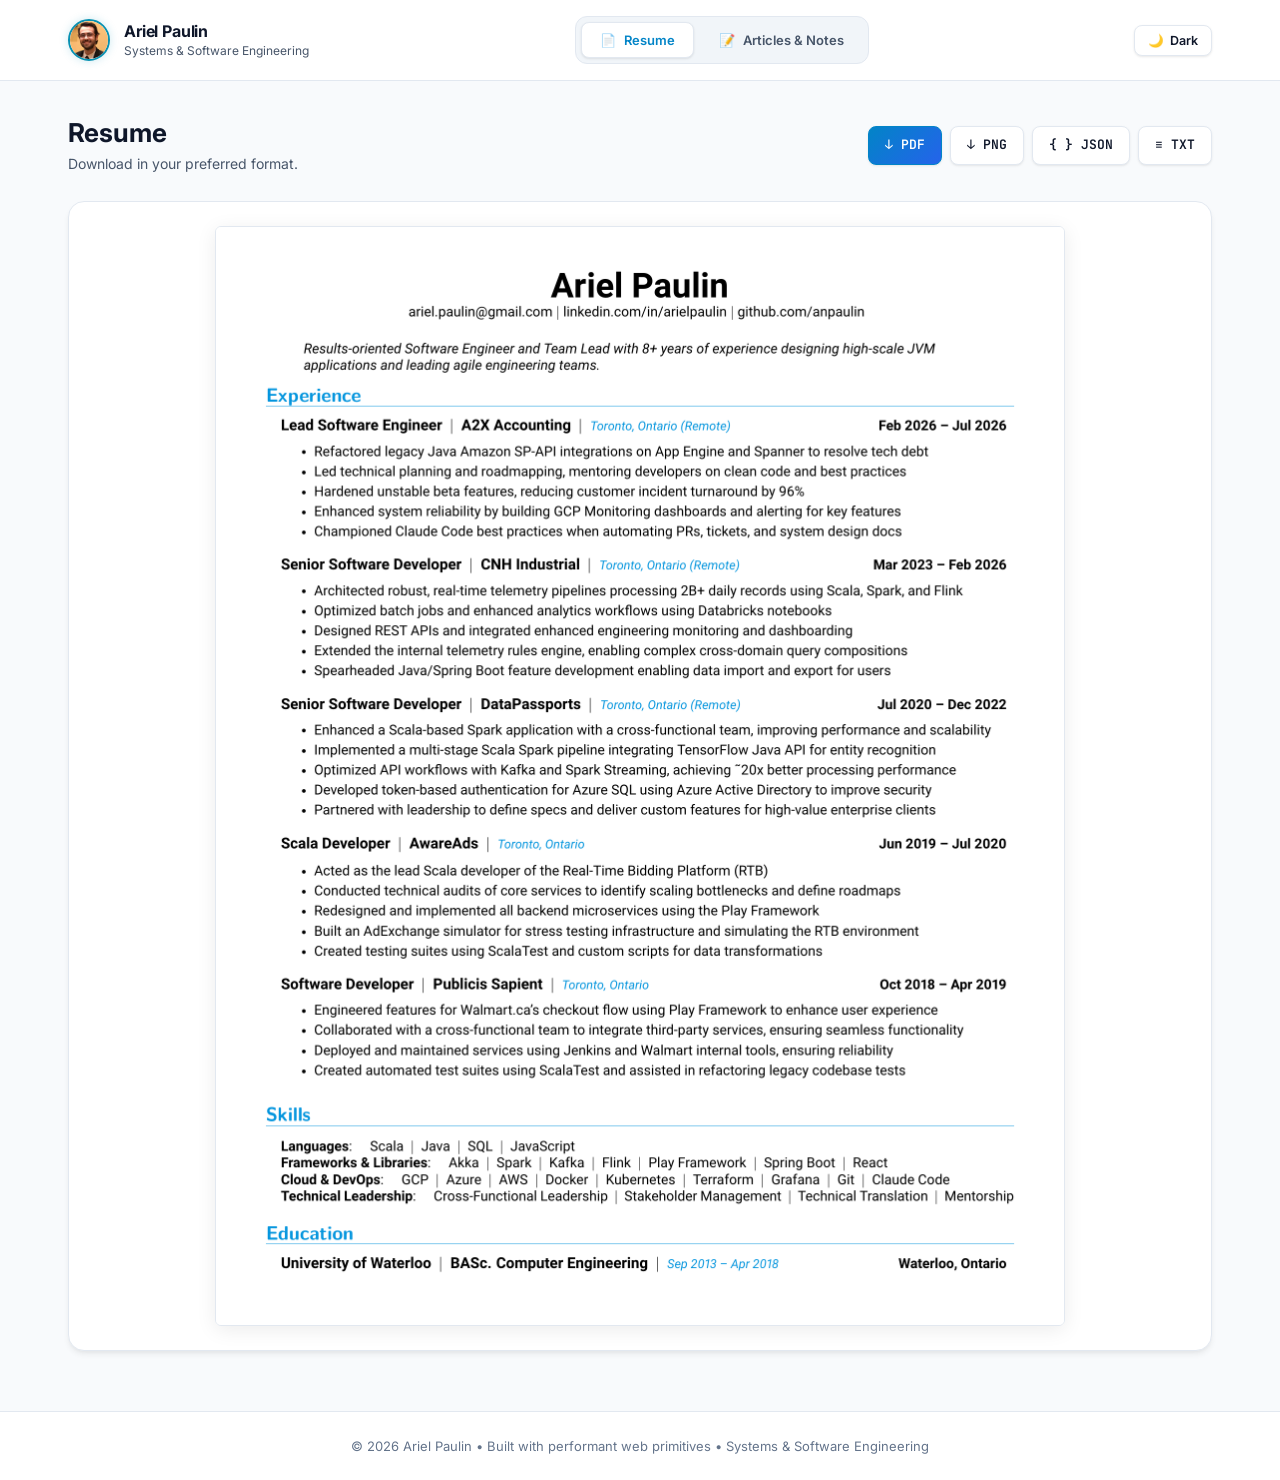
<file: index.html>
<!DOCTYPE html>
<html lang="en">
<head>
    <meta charset="UTF-8">
    <meta name="viewport" content="width=device-width, initial-scale=1.0">
    <title>Ariel Paulin | Systems Engineering & Articles</title>
    
    <!-- Primary SEO Meta Tags -->
    <meta name="title" content="Ariel Paulin | Lead Software Engineer">
    <meta name="description" content="Lead Software Engineer with 8+ years of experience building high-scale JVM applications, and distributed systems.">
    <meta name="author" content="Ariel Paulin">

    <!-- Open Graph / Facebook / LinkedIn / Slack -->
    <meta property="og:type" content="website">
    <meta property="og:url" content="https://arielpaulin.com/">
    <meta property="og:title" content="Ariel Paulin | Lead Software Engineer">
    <meta property="og:description" content="Lead Software Engineer with 8+ years of experience building high-scale JVM applications, and distributed systems.">

    <!-- Twitter / X -->
    <meta name="twitter:card" content="summary">
    <meta name="twitter:url" content="https://arielpaulin.com/">
    <meta name="twitter:title" content="Ariel Paulin | Lead Software Engineer">
    <meta name="twitter:description" content="Lead Software Engineer with 8+ years of experience building high-scale JVM applications, and distributed systems.">

    <link rel="icon" type="image/svg+xml" href="favicon.svg">
    <link rel="preconnect" href="https://fonts.googleapis.com">
    <link rel="preconnect" href="https://fonts.gstatic.com" crossorigin>
    <link href="https://fonts.googleapis.com/css2?family=Inter:wght@400;500;600;700;800&family=JetBrains+Mono:wght@400;500;700&display=swap" rel="stylesheet">
    <style>
        :root {
            /* --- Light Theme Palette --- */
            --bg-primary: #f8fafc;
            --bg-secondary: #ffffff;
            --bg-tertiary: #f1f5f9;
            --bg-card: #ffffff;
            --bg-card-hover: #f8fafc;
            --border-color: #e2e8f0;
            --border-focus: #0284c7;

            --text-primary: #0f172a;
            --text-secondary: #475569;
            --text-muted: #64748b;

            --accent-blue: #0284c7;
            --accent-cyan: #0891b2;
            --accent-emerald: #059669;
            --accent-amber: #d97706;
            --accent-rose: #e11d48;
            --accent-purple: #7c3aed;

            --radius-sm: 6px;
            --radius-md: 10px;
            --radius-lg: 16px;

            --shadow-sm: 0 1px 3px rgba(0, 0, 0, 0.06), 0 1px 2px rgba(0, 0, 0, 0.04);
            --shadow-md: 0 4px 6px -1px rgba(0, 0, 0, 0.07), 0 2px 4px -1px rgba(0, 0, 0, 0.04);
            --shadow-lg: 0 10px 15px -3px rgba(0, 0, 0, 0.07), 0 4px 6px -2px rgba(0, 0, 0, 0.03);

            --header-bg: rgba(255, 255, 255, 0.92);
            --diagram-bg: #f8fafc;

            /* Tags */
            --card-tag-bg: #e0f2fe;
            --card-tag-color: #0369a1;
            --card-tag-border: #bae6fd;
            --card-tag-scala-bg: #fee2e2;
            --card-tag-scala-color: #b91c1c;
            --card-tag-scala-border: #fecaca;
            --card-tag-arch-bg: #ecfdf5;
            --card-tag-arch-color: #047857;
            --card-tag-arch-border: #a7f3d0;

            /* Code & Pre */
            --pre-bg: #f8fafc;
            --pre-border: #e2e8f0;
            --pre-color: #0f172a;
            --code-bg: #f1f5f9;
            --code-color: #0369a1;
            --code-border: #e2e8f0;

            /* Quotes & Tables */
            --quote-bg: #f0f9ff;
            --quote-border: #0284c7;
            --quote-color: #1e293b;
            --table-th-bg: #f1f5f9;
            --table-th-color: #0f172a;
            --table-hover-bg: #f8fafc;

            /* Callouts */
            --callout-bg: #f0fdf4;
            --callout-border: #bbf7d0;
            --callout-color: #166534;
            --callout-title: #15803d;

            --callout-warn-bg: #fffbeb;
            --callout-warn-border: #fde68a;
            --callout-warn-color: #854d0e;
            --callout-warn-title: #b45309;

            --callout-danger-bg: #fef2f2;
            --callout-danger-border: #fecaca;
            --callout-danger-color: #991b1b;
            --callout-danger-title: #dc2626;

            /* Expandable Sections */
            --expand-bg: #f8fafc;
            --expand-border: #e2e8f0;
            --expand-hover-bg: #f1f5f9;
            --expand-open-bg: #ffffff;
            --expand-open-border: #93c5fd;
            --expand-summary-color: #0f172a;

            /* Table of Contents */
            --toc-bg: #ffffff;
            --toc-border: #e2e8f0;
            --toc-link-color: #475569;
            --toc-link-hover-bg: #f1f5f9;
            --toc-link-hover-color: #0f172a;
            --toc-link-active-bg: #f0f9ff;
            --toc-link-active-color: #0284c7;
            --toc-link-active-border: #0284c7;

            /* SVG Architecture Diagram Theme */
            --svg-client-fill: #eff6ff;
            --svg-client-stroke: #0284c7;
            --svg-client-text: #0369a1;
            --svg-pill-fill: #ffffff;
            --svg-pill-stroke: #cbd5e1;
            --svg-pill-text: #475569;
            --svg-server-fill: #f0fdf4;
            --svg-server-stroke: #059669;
            --svg-server-title: #065f46;
            --svg-server-box-fill: #ffffff;
            --svg-server-box-stroke: #86efac;
            --svg-server-box-text: #047857;
            --svg-db-fill: #fefce8;
            --svg-db-stroke: #d97706;
            --svg-db-title: #92400e;
            --svg-db-sub: #b45309;
            --svg-db-box-fill: #ffffff;
            --svg-db-box-stroke: #fde68a;
            --svg-db-box-text: #b45309;
        }

        [data-theme="dark"] {
            /* --- Dark Theme Palette (Refined Slate / Indigo Navy) --- */
            --bg-primary: #0b0f17;
            --bg-secondary: #111722;
            --bg-tertiary: #172030;
            --bg-card: #131b2a;
            --bg-card-hover: #1a253a;
            --border-color: #232f45;
            --border-focus: #38bdf8;

            --text-primary: #f8fafc;
            --text-secondary: #cbd5e1;
            --text-muted: #8da2be;

            --accent-blue: #38bdf8;
            --accent-cyan: #22d3ee;
            --accent-emerald: #34d399;
            --accent-amber: #fbbf24;
            --accent-rose: #fb7185;
            --accent-purple: #c084fc;

            --shadow-sm: 0 2px 8px rgba(0, 0, 0, 0.4);
            --shadow-md: 0 8px 24px rgba(0, 0, 0, 0.5);
            --shadow-lg: 0 16px 40px rgba(0, 0, 0, 0.7);

            --header-bg: rgba(11, 15, 23, 0.92);
            --diagram-bg: #0d131f;

            /* Tags */
            --card-tag-bg: rgba(56, 189, 248, 0.12);
            --card-tag-color: #38bdf8;
            --card-tag-border: rgba(56, 189, 248, 0.25);
            --card-tag-scala-bg: rgba(239, 68, 68, 0.12);
            --card-tag-scala-color: #f87171;
            --card-tag-scala-border: rgba(239, 68, 68, 0.25);
            --card-tag-arch-bg: rgba(16, 185, 129, 0.12);
            --card-tag-arch-color: #34d399;
            --card-tag-arch-border: rgba(16, 185, 129, 0.25);

            /* Code & Pre */
            --pre-bg: #080c14;
            --pre-border: #1e293b;
            --pre-color: #e2e8f0;
            --code-bg: rgba(56, 189, 248, 0.1);
            --code-color: #38bdf8;
            --code-border: rgba(56, 189, 248, 0.2);

            /* Quotes & Tables */
            --quote-bg: rgba(56, 189, 248, 0.06);
            --quote-border: #38bdf8;
            --quote-color: #e2e8f0;
            --table-th-bg: #172030;
            --table-th-color: #f8fafc;
            --table-hover-bg: #1a253a;

            /* Callouts */
            --callout-bg: rgba(16, 185, 129, 0.08);
            --callout-border: rgba(16, 185, 129, 0.3);
            --callout-color: #d1fae5;
            --callout-title: #34d399;

            --callout-warn-bg: rgba(245, 158, 11, 0.08);
            --callout-warn-border: rgba(245, 158, 11, 0.3);
            --callout-warn-color: #fef3c7;
            --callout-warn-title: #fbbf24;

            --callout-danger-bg: rgba(239, 68, 68, 0.08);
            --callout-danger-border: rgba(239, 68, 68, 0.3);
            --callout-danger-color: #fecaca;
            --callout-danger-title: #f87171;

            /* Expandable Sections */
            --expand-bg: #131b2a;
            --expand-border: #232f45;
            --expand-hover-bg: #1a253a;
            --expand-open-bg: #172030;
            --expand-open-border: rgba(56, 189, 248, 0.4);
            --expand-summary-color: #f8fafc;

            /* Table of Contents */
            --toc-bg: #131b2a;
            --toc-border: #232f45;
            --toc-link-color: #94a3b8;
            --toc-link-hover-bg: #1a253a;
            --toc-link-hover-color: #f8fafc;
            --toc-link-active-bg: rgba(56, 189, 248, 0.12);
            --toc-link-active-color: #38bdf8;
            --toc-link-active-border: #38bdf8;

            /* SVG Architecture Diagram Theme */
            --svg-client-fill: #141923;
            --svg-client-stroke: #38bdf8;
            --svg-client-text: #38bdf8;
            --svg-pill-fill: #1e293b;
            --svg-pill-stroke: #334155;
            --svg-pill-text: #cbd5e1;
            --svg-server-fill: #0f172a;
            --svg-server-stroke: #60a5fa;
            --svg-server-title: #ffffff;
            --svg-server-box-fill: #1e293b;
            --svg-server-box-stroke: #3b82f6;
            --svg-server-box-text: #93c5fd;
            --svg-db-fill: #064e3b;
            --svg-db-stroke: #10b981;
            --svg-db-title: #34d399;
            --svg-db-sub: #6ee7b7;
            --svg-db-box-fill: #022c22;
            --svg-db-box-stroke: #10b981;
            --svg-db-box-text: #d1fae5;
        }

        * {
            box-sizing: border-box;
            margin: 0;
            padding: 0;
        }

        body {
            font-family: 'Inter', -apple-system, BlinkMacSystemFont, sans-serif;
            background-color: var(--bg-primary);
            color: var(--text-primary);
            min-height: 100vh;
            display: flex;
            flex-direction: column;
            line-height: 1.6;
            overflow-x: hidden;
            transition: background-color 0.25s ease, color 0.25s ease;
        }

        /* --- Header & Navigation --- */
        header.site-header {
            position: sticky;
            top: 0;
            z-index: 100;
            background: var(--header-bg);
            backdrop-filter: blur(16px);
            -webkit-backdrop-filter: blur(16px);
            border-bottom: 1px solid var(--border-color);
            transition: background 0.25s ease, border-color 0.25s ease;
        }

        .header-container {
            max-width: 1200px;
            margin: 0 auto;
            padding: 16px 28px;
            display: flex;
            align-items: center;
            justify-content: space-between;
            gap: 20px;
        }

        .brand {
            display: flex;
            align-items: center;
            gap: 14px;
            text-decoration: none;
            color: var(--text-primary);
        }

        .brand-avatar {
            width: 42px;
            height: 42px;
            border-radius: 50%;
            object-fit: cover;
            border: 2px solid var(--accent-cyan);
            box-shadow: 0 0 10px rgba(8, 145, 178, 0.2);
            display: block;
            flex-shrink: 0;
        }

        .brand-text {
            display: flex;
            flex-direction: column;
            gap: 2px;
            justify-content: center;
        }

        .brand-name {
            font-size: 16px;
            font-weight: 700;
            letter-spacing: -0.01em;
            color: var(--text-primary);
            line-height: 1.25;
        }

        .brand-tagline {
            font-size: 12px;
            color: var(--text-secondary);
            line-height: 1.3;
        }

        .nav-tabs {
            display: flex;
            align-items: center;
            background: var(--bg-tertiary);
            padding: 5px;
            border-radius: 12px;
            border: 1px solid var(--border-color);
            gap: 6px;
        }

        .nav-btn {
            font-family: inherit;
            font-size: 13px;
            font-weight: 600;
            padding: 8px 18px;
            border-radius: 8px;
            border: 1px solid transparent;
            background: transparent;
            color: var(--text-secondary);
            cursor: pointer;
            text-decoration: none;
            transition: all 0.2s ease;
            display: inline-flex;
            align-items: center;
            gap: 8px;
            line-height: 1.4;
            white-space: nowrap;
        }

        .nav-btn:hover {
            color: var(--text-primary);
            background: rgba(0, 0, 0, 0.04);
        }

        [data-theme="dark"] .nav-btn:hover {
            background: rgba(255, 255, 255, 0.06);
        }

        .nav-btn.active {
            background: var(--bg-secondary);
            color: var(--accent-blue);
            border-color: var(--border-color);
            box-shadow: var(--shadow-sm);
        }

        .header-actions {
            display: flex;
            align-items: center;
            gap: 10px;
        }

        .theme-toggle-btn {
            background: var(--bg-secondary);
            border: 1px solid var(--border-color);
            color: var(--text-primary);
            font-family: inherit;
            font-size: 12.5px;
            font-weight: 600;
            padding: 7px 13px;
            border-radius: 8px;
            cursor: pointer;
            transition: all 0.2s ease;
            display: inline-flex;
            align-items: center;
            gap: 6px;
            box-shadow: var(--shadow-sm);
            user-select: none;
        }

        .theme-toggle-btn:hover {
            border-color: var(--accent-blue);
            color: var(--accent-blue);
            transform: translateY(-1px);
        }

        /* --- Main Content Area --- */
        main {
            flex: 1;
            max-width: 1200px;
            width: 100%;
            margin: 0 auto;
            padding: 36px 28px 60px;
        }

        .view-section {
            display: none;
            animation: fadeIn 0.25s ease forwards;
        }

        .view-section.active {
            display: block;
        }

        @keyframes fadeIn {
            from { opacity: 0; transform: translateY(6px); }
            to { opacity: 1; transform: translateY(0); }
        }

        /* --- Resume View --- */
        .resume-header {
            display: flex;
            justify-content: space-between;
            align-items: center;
            margin-bottom: 28px;
            flex-wrap: wrap;
            gap: 18px;
        }

        .resume-title-group {
            display: flex;
            flex-direction: column;
            gap: 4px;
        }

        .resume-title-group h1 {
            font-size: 26px;
            font-weight: 700;
            color: var(--text-primary);
            line-height: 1.25;
            margin: 0;
        }

        .resume-title-group p {
            color: var(--text-secondary);
            font-size: 14px;
            line-height: 1.4;
            margin: 0;
        }

        .download-group {
            display: flex;
            align-items: center;
            gap: 8px;
            flex-wrap: wrap;
        }

        .download-pill {
            font-family: 'JetBrains Mono', monospace;
            font-size: 13px;
            font-weight: 600;
            padding: 8px 16px;
            border-radius: 8px;
            text-decoration: none;
            transition: all 0.2s ease;
            display: inline-flex;
            align-items: center;
            gap: 6px;
            border: 1px solid var(--border-color);
            background: var(--bg-card);
            color: var(--text-primary);
            box-shadow: var(--shadow-sm);
        }

        .download-pill:hover {
            border-color: var(--accent-blue);
            background: var(--bg-card-hover);
            transform: translateY(-2px);
            box-shadow: 0 4px 12px rgba(2, 132, 199, 0.15);
        }

        .download-pill.primary {
            background: linear-gradient(135deg, #0284c7, #2563eb);
            border-color: #0284c7;
            color: #ffffff;
        }

        .download-pill.primary:hover {
            background: linear-gradient(135deg, #0369a1, #1d4ed8);
            box-shadow: 0 4px 16px rgba(2, 132, 199, 0.35);
        }

        .resume-card {
            background: var(--bg-card);
            border: 1px solid var(--border-color);
            border-radius: var(--radius-lg);
            padding: 24px;
            box-shadow: var(--shadow-md);
            display: flex;
            flex-direction: column;
            align-items: center;
            position: relative;
        }

        .resume-img {
            max-width: 850px;
            width: 100%;
            height: auto;
            border-radius: 6px;
            box-shadow: 0 4px 20px rgba(0, 0, 0, 0.08);
            border: 1px solid var(--border-color);
        }

        /* --- Articles Hub View --- */
        .hub-header {
            margin-bottom: 36px;
            padding-bottom: 24px;
            border-bottom: 1px solid var(--border-color);
        }

        .hub-header h1 {
            font-size: 28px;
            font-weight: 800;
            color: var(--text-primary);
            margin-bottom: 8px;
            display: flex;
            align-items: center;
            gap: 12px;
        }

        .hub-header p {
            color: var(--text-secondary);
            font-size: 15px;
            max-width: 750px;
        }

        .articles-grid {
            display: grid;
            grid-template-columns: repeat(auto-fill, minmax(360px, 1fr));
            gap: 24px;
        }

        .article-card {
            background: var(--bg-card);
            border: 1px solid var(--border-color);
            border-radius: var(--radius-lg);
            padding: 24px;
            display: flex;
            flex-direction: column;
            justify-content: space-between;
            transition: all 0.25s cubic-bezier(0.16, 1, 0.3, 1);
            position: relative;
            overflow: hidden;
            text-decoration: none;
            color: inherit;
            cursor: pointer;
            box-shadow: var(--shadow-sm);
        }

        .article-card:hover {
            border-color: var(--accent-blue);
            background: var(--bg-card-hover);
            transform: translateY(-4px);
            box-shadow: var(--shadow-md), 0 0 16px rgba(2, 132, 199, 0.12);
        }

        .card-tag-row {
            display: flex;
            align-items: center;
            gap: 8px;
            margin-bottom: 14px;
            flex-wrap: wrap;
        }

        .card-tag {
            font-family: 'JetBrains Mono', monospace;
            font-size: 11px;
            font-weight: 600;
            padding: 4px 8px;
            border-radius: 6px;
            background: var(--card-tag-bg);
            color: var(--card-tag-color);
            border: 1px solid var(--card-tag-border);
        }

        .card-tag.scala {
            background: var(--card-tag-scala-bg);
            color: var(--card-tag-scala-color);
            border-color: var(--card-tag-scala-border);
        }

        .card-tag.architecture {
            background: var(--card-tag-arch-bg);
            color: var(--card-tag-arch-color);
            border-color: var(--card-tag-arch-border);
        }

        .card-title {
            font-size: 19px;
            font-weight: 700;
            color: var(--text-primary);
            margin-bottom: 10px;
            line-height: 1.35;
        }

        .card-excerpt {
            color: var(--text-secondary);
            font-size: 14px;
            line-height: 1.6;
            margin-bottom: 20px;
            flex: 1;
        }

        .card-footer {
            display: flex;
            align-items: center;
            justify-content: space-between;
            padding-top: 14px;
            border-top: 1px solid var(--border-color);
            font-size: 12px;
            color: var(--text-muted);
        }

        .read-more-link {
            font-weight: 600;
            color: var(--accent-blue);
            display: inline-flex;
            align-items: center;
            gap: 4px;
        }

        /* --- Article Reader View with Sticky Left Sidebar TOC --- */
        .reader-layout {
            max-width: 1240px;
            margin: 0 auto;
            display: grid;
            grid-template-columns: 260px minmax(0, 1fr);
            gap: 32px;
            align-items: start;
            position: relative;
        }

        .article-toc-sidebar {
            position: sticky;
            top: 24px;
            display: flex;
            flex-direction: column;
            gap: 14px;
            background: var(--toc-bg);
            border: 1px solid var(--toc-border);
            border-radius: var(--radius-lg);
            padding: 20px 16px;
            box-shadow: var(--shadow-sm);
            max-height: calc(100vh - 48px);
            overflow-y: auto;
            transition: background 0.25s ease, border-color 0.25s ease;
        }

        .toc-header {
            font-size: 11px;
            font-weight: 700;
            text-transform: uppercase;
            letter-spacing: 0.08em;
            color: var(--text-muted);
            margin-bottom: 4px;
            padding-left: 8px;
            display: flex;
            align-items: center;
            gap: 6px;
        }

        .toc-list {
            list-style: none;
            padding: 0;
            margin: 0;
            display: flex;
            flex-direction: column;
            gap: 3px;
        }

        .toc-link {
            display: block;
            padding: 8px 12px;
            font-size: 13px;
            color: var(--toc-link-color);
            text-decoration: none;
            border-radius: 6px;
            border-left: 2px solid transparent;
            transition: all 0.15s ease;
            line-height: 1.4;
        }

        .toc-link:hover {
            color: var(--toc-link-hover-color);
            background: var(--toc-link-hover-bg);
            transform: translateX(2px);
        }

        .toc-link.active {
            color: var(--toc-link-active-color);
            font-weight: 600;
            background: var(--toc-link-active-bg);
            border-left-color: var(--toc-link-active-border);
        }

        .reader-container {
            max-width: 100%;
            margin: 0 auto;
            background: var(--bg-card);
            border: 1px solid var(--border-color);
            border-radius: var(--radius-lg);
            padding: 40px;
            box-shadow: var(--shadow-md);
            transition: background 0.25s ease, border-color 0.25s ease;
        }

        .back-nav {
            display: inline-flex;
            align-items: center;
            gap: 8px;
            font-size: 13.5px;
            font-weight: 600;
            color: var(--text-secondary);
            cursor: pointer;
            padding: 8px 12px;
            border-radius: 8px;
            background: var(--bg-tertiary);
            border: 1px solid var(--border-color);
            transition: all 0.2s ease;
        }

        .back-nav:hover {
            color: var(--accent-blue);
            border-color: var(--accent-blue);
            background: var(--bg-card-hover);
            transform: translateX(-2px);
        }

        @media (max-width: 1024px) {
            .reader-layout {
                grid-template-columns: 1fr;
                gap: 20px;
            }
            .article-toc-sidebar {
                position: static;
                max-height: none;
            }
        }

        .article-hero {
            margin-bottom: 32px;
            padding-bottom: 24px;
            border-bottom: 1px solid var(--border-color);
            background: transparent;
        }

        .article-hero h1 {
            font-size: 32px;
            font-weight: 800;
            color: var(--text-primary);
            line-height: 1.25;
            margin: 14px 0 8px 0;
        }

        .article-subtitle {
            color: var(--text-secondary);
            font-size: 16px;
            margin-bottom: 16px;
            font-weight: 500;
            line-height: 1.4;
        }

        .article-meta {
            display: flex;
            align-items: center;
            gap: 16px;
            color: var(--text-muted);
            font-size: 13px;
            flex-wrap: wrap;
            margin-top: 12px;
        }

        .article-body {
            font-size: 16px;
            line-height: 1.8;
            color: var(--text-secondary);
        }

        .article-body h2 {
            font-size: 22px;
            font-weight: 700;
            color: var(--text-primary);
            margin: 36px 0 16px;
            padding-bottom: 8px;
            border-bottom: 1px solid var(--border-color);
            display: flex;
            align-items: center;
            gap: 8px;
        }

        .article-body h3 {
            font-size: 18px;
            font-weight: 600;
            color: var(--accent-blue);
            margin: 24px 0 12px;
        }

        .article-body p {
            margin-bottom: 16px;
        }

        .article-body ul, .article-body ol {
            margin: 0 0 16px 24px;
        }

        .article-body li {
            margin-bottom: 6px;
        }

        .article-body blockquote {
            background: var(--quote-bg);
            border-left: 4px solid var(--quote-border);
            padding: 14px 18px;
            margin: 20px 0;
            border-radius: 0 var(--radius-sm) var(--radius-sm) 0;
            font-style: italic;
            color: var(--quote-color);
        }

        .article-body blockquote p {
            margin: 0;
        }

        /* Diagrams & Code Blocks */
        pre {
            background: var(--pre-bg);
            border: 1px solid var(--pre-border);
            border-radius: var(--radius-md);
            padding: 16px 20px;
            overflow-x: auto;
            margin: 20px 0;
            font-family: 'JetBrains Mono', monospace;
            font-size: 13.5px;
            line-height: 1.5;
            color: var(--pre-color);
        }

        code {
            font-family: 'JetBrains Mono', monospace;
            font-size: 0.9em;
            background: var(--code-bg);
            padding: 2px 6px;
            border-radius: 4px;
            color: var(--code-color);
            border: 1px solid var(--code-border);
        }

        pre code {
            background: transparent;
            padding: 0;
            color: inherit;
            border: none;
        }

        /* Tables */
        .table-wrap {
            overflow-x: auto;
            margin: 24px 0;
        }

        table {
            width: 100%;
            border-collapse: collapse;
            font-size: 14px;
            background: var(--bg-card);
            border-radius: var(--radius-md);
            overflow: hidden;
            border: 1px solid var(--border-color);
        }

        th, td {
            padding: 12px 16px;
            text-align: left;
            border-bottom: 1px solid var(--border-color);
        }

        th {
            background: var(--table-th-bg);
            color: var(--table-th-color);
            font-weight: 600;
            border-bottom: 1px solid var(--border-color);
        }

        td {
            color: var(--text-secondary);
        }

        tr:last-child td {
            border-bottom: none;
        }

        tr:hover td {
            background: var(--table-hover-bg);
        }

        /* Callout Box */
        .callout {
            background: var(--callout-bg);
            border: 1px solid var(--callout-border);
            border-radius: var(--radius-md);
            padding: 18px 20px;
            margin: 24px 0;
            color: var(--callout-color);
        }

        .callout.warning {
            background: var(--callout-warn-bg);
            border-color: var(--callout-warn-border);
            color: var(--callout-warn-color);
        }

        .callout.danger {
            background: var(--callout-danger-bg);
            border-color: var(--callout-danger-border);
            color: var(--callout-danger-color);
        }

        .callout-title {
            font-weight: 700;
            font-size: 14px;
            margin-bottom: 6px;
            display: flex;
            align-items: center;
            gap: 6px;
            color: var(--callout-title);
        }

        .callout.warning .callout-title {
            color: var(--callout-warn-title);
        }

        .callout.danger .callout-title {
            color: var(--callout-danger-title);
        }

        /* Expandable Accordion Options */
        details.expandable-option {
            background: var(--expand-bg);
            border: 1px solid var(--expand-border);
            border-radius: var(--radius-md);
            margin: 14px 0;
            overflow: hidden;
            transition: all 0.2s ease;
        }

        details.expandable-option[open] {
            border-color: var(--expand-open-border);
            background: var(--expand-open-bg);
            box-shadow: var(--shadow-sm);
        }

        details.expandable-option summary {
            cursor: pointer;
            padding: 16px 20px;
            font-weight: 700;
            font-size: 15px;
            color: var(--expand-summary-color);
            display: flex;
            align-items: center;
            justify-content: space-between;
            user-select: none;
            transition: background 0.15s ease, color 0.15s ease;
            list-style: none;
        }

        details.expandable-option summary::-webkit-details-marker {
            display: none;
        }

        details.expandable-option summary::after {
            content: '›';
            font-size: 20px;
            line-height: 1;
            color: var(--accent-cyan);
            transition: transform 0.2s ease;
        }

        details.expandable-option[open] summary::after {
            transform: rotate(90deg);
        }

        details.expandable-option summary:hover {
            background: var(--expand-hover-bg);
            color: var(--accent-blue);
        }

        details.expandable-option .option-content {
            padding: 4px 20px 20px 20px;
            border-top: 1px solid var(--border-color);
            font-size: 14.5px;
            line-height: 1.7;
            color: var(--text-secondary);
            background: var(--expand-open-bg);
        }

        details.expandable-option.danger {
            border-color: var(--callout-danger-border);
            background: var(--callout-danger-bg);
        }

        details.expandable-option.danger summary {
            color: var(--callout-danger-title);
        }

        details.expandable-option.danger[open] {
            border-color: var(--accent-rose);
        }

        details.expandable-option .option-content p {
            margin: 12px 0;
        }

        /* Footer */
        footer {
            border-top: 1px solid var(--border-color);
            background: var(--bg-secondary);
            padding: 24px;
            text-align: center;
            font-size: 13px;
            color: var(--text-muted);
            transition: background 0.25s ease, border-color 0.25s ease;
        }

        /* --- Responsive Styles --- */
        @media (max-width: 768px) {
            .header-container {
                flex-direction: column;
                align-items: center;
                text-align: center;
                padding: 14px 18px;
                gap: 14px;
            }

            .brand {
                justify-content: center;
            }

            .nav-tabs {
                width: 100%;
                justify-content: center;
            }

            .nav-btn {
                flex: 1;
                justify-content: center;
                padding: 8px 12px;
            }

            .resume-header {
                flex-direction: column;
                align-items: flex-start;
                gap: 14px;
            }

            .articles-grid {
                grid-template-columns: 1fr;
            }

            .reader-container {
                padding: 24px 18px;
            }

            .article-hero h1 {
                font-size: 24px;
            }

            .mobile-controls {
                display: flex;
            }
        }
    </style>
</head>
<body>

<!-- Global Header -->
<header class="site-header">
    <div class="header-container">
        <a href="#resume" class="brand" onclick="switchTab('resume')">
            <img class="brand-avatar" src="profile.jpg" alt="Ariel Paulin">
            <div class="brand-text">
                <span class="brand-name">Ariel Paulin</span>
                <span class="brand-tagline">Systems & Software Engineering</span>
            </div>
        </a>

        <!-- Navigation Tabs -->
        <nav class="nav-tabs">
            <button class="nav-btn active" id="tab-btn-resume" onclick="switchTab('resume')">
                <span>📄</span> Resume
            </button>
            <button class="nav-btn" id="tab-btn-articles" onclick="switchTab('articles')">
                <span>📝</span> Articles & Notes
            </button>
        </nav>

        <!-- Header Actions -->
        <div class="header-actions">
            <button class="theme-toggle-btn" id="theme-toggle" onclick="toggleTheme()" title="Toggle Light / Dark Mode" aria-label="Toggle Light / Dark Mode">
                <span id="theme-icon">🌙</span>
                <span id="theme-text">Dark</span>
            </button>
        </div>
    </div>
</header>

<!-- Main Container -->
<main>

    <!-- 1. RESUME VIEW -->
    <section id="view-resume" class="view-section active">
        <div class="resume-header">
            <div class="resume-title-group">
                <h1>Resume</h1>
                <p>Download in your preferred format.</p>
            </div>
            <div class="download-group">
                <a href="standard/ariel_paulin.pdf" download class="download-pill primary">
                    ↓ PDF
                </a>
                <a href="standard/ariel_paulin.png" download class="download-pill">
                    ↓ PNG
                </a>
                <a href="standard/ariel_paulin.json" download class="download-pill">
                    { } JSON
                </a>
                <a href="standard/ariel_paulin.txt" download class="download-pill">
                    ≡ TXT
                </a>
            </div>
        </div>

        <div class="resume-card">
            <img class="resume-img" src="standard/ariel_paulin.png" alt="Ariel Paulin Resume">
        </div>
    </section>

    <!-- 2. ARTICLES HUB VIEW -->
    <section id="view-articles" class="view-section">
        <div class="hub-header">
            <h1><span>📝</span> Engineering Notes & Articles</h1>
            <p>In-depth architectural analyses, systems design deep-dives, and performance engineering notes written during ongoing study and system modeling.</p>
        </div>

        <div class="articles-grid">
            <!-- Article Card 1 -->
            <div class="article-card" onclick="openArticle('order-api-systems-design')">
                <div>
                    <div class="card-tag-row">
                        <span class="card-tag">#SystemsDesign</span>
                        <span class="card-tag architecture">#EventSourcing</span>
                        <span class="card-tag">#WAL</span>
                        <span class="card-tag scala">#Scala3</span>
                    </div>
                    <h2 class="card-title">From 0 to Scale</h2>
                    <p class="card-excerpt">
                        A simple example of scaling an event sourcing system. Deconstructing an order service from single-node transactional CRUD to high-throughput Write-Ahead Logging (WAL), in-memory projections, and group commit based on <code>anpaulin/order-api</code>.
                    </p>
                </div>
                <div class="card-footer">
                    <span>12 min read • Systems Study</span>
                    <span class="read-more-link">Read Deep Dive →</span>
                </div>
            </div>
        </div>
    </section>

    <!-- 3. ARTICLE READER VIEW -->
    <section id="view-reader" class="view-section">
        <div class="reader-layout">
            <!-- Left Sticky Sidebar Table of Contents -->
            <aside class="article-toc-sidebar">
                <button class="back-nav" onclick="switchTab('articles')" style="width: 100%; justify-content: flex-start; margin-bottom: 6px;">
                    ← Back to Articles
                </button>

                <div class="toc-header">
                    <span>📑 Table of Contents</span>
                </div>

                <nav class="toc-list">
                    <a href="#sec-1-baseline" class="toc-link active">1. Baseline Monolithic CRUD</a>
                    <a href="#sec-2-commit-boundary" class="toc-link">2. Network & Commit Boundary</a>
                    <a href="#sec-3-cap-theorem" class="toc-link">3. The CAP Theorem</a>
                    <a href="#sec-4-master-slave" class="toc-link">4. Primary-Replica Scaling</a>
                    <a href="#sec-5-event-sourcing" class="toc-link">5. Event Sourcing & WAL</a>
                    <a href="#sec-6-performance" class="toc-link">6. Performance Hurdles</a>
                    <a href="#sec-7-summary" class="toc-link">7. Architecture Rules</a>
                </nav>
            </aside>

            <!-- Main Article Reader Container -->
            <div class="reader-container">
                <!-- Article Content: Order API Systems Design -->
                <article id="article-order-api-systems-design">
                    <header class="article-hero">
                        <div class="card-tag-row" style="margin-bottom: 12px;">
                            <span class="card-tag">#SystemsDesign</span>
                            <span class="card-tag architecture">#EventSourcing</span>
                            <span class="card-tag">#WAL</span>
                            <span class="card-tag scala">#Scala3</span>
                            <span class="card-tag">#PlayFramework</span>
                        </div>
                        <h1>From 0 to Scale</h1>
                        <p class="article-subtitle">A simple example of scaling an event sourcing system</p>
                        <div class="article-meta">
                            <span><strong>Author:</strong> Ariel Paulin</span>
                            <span>•</span>
                            <span><strong>Topic:</strong> Distributed Systems & Concurrency</span>
                            <span>•</span>
                            <span><strong>Reference:</strong> <a href="https://github.com/anpaulin/order-api" target="_blank" style="color: var(--accent-cyan); text-decoration: none;">github.com/anpaulin/order-api</a></span>
                        </div>
                    </header>

                    <div class="article-body">
                        <blockquote>
                            <p>The complete microservice codebase and implementation for this system can be found on GitHub at <a href="https://github.com/anpaulin/order-api" target="_blank" style="color: var(--accent-cyan); text-decoration: underline;">github.com/anpaulin/order-api</a>.</p>
                        </blockquote>

                        <h2 id="sec-1-baseline">1. The Baseline Architecture (Stage 0: Monolithic CRUD)</h2>
                    <p>Let's start off with the simplest system possible:</p>
                    <ul>
                        <li><strong>Basic RESTful Service:</strong> Handles the core operations to create, query, update, and delete orders.</li>
                        <li><strong>Relational Storage:</strong> The entire state of the system is stored in a single relational database (PostgreSQL, MySQL, etc.).</li>
                        <li><strong>Transactional Writes:</strong> All write operations (Create, Update, Delete) are executed as database transactions.</li>
                        <li><strong>Core Guarantee:</strong> Once a write completes successfully, any subsequent read sees that latest data.</li>
                    </ul>

                    <!-- Monolithic CRUD Vector Diagram -->
                    <div class="diagram-wrapper" style="margin: 28px 0; background: var(--diagram-bg); border: 1px solid var(--border-color); border-radius: var(--radius-lg); padding: 24px 16px; display: flex; flex-direction: column; align-items: center;">
                        <svg viewBox="0 0 760 220" width="100%" height="100%" style="max-width: 760px; font-family: 'Inter', system-ui, sans-serif;">
                            <defs>
                                <linearGradient id="clientGrad" x1="0%" y1="0%" x2="100%" y2="100%">
                                    <stop offset="0%" stop-color="#1e293b" />
                                    <stop offset="100%" stop-color="#0f172a" />
                                </linearGradient>
                                <linearGradient id="serverGrad" x1="0%" y1="0%" x2="100%" y2="100%">
                                    <stop offset="0%" stop-color="#1e3a8a" />
                                    <stop offset="100%" stop-color="#172554" />
                                </linearGradient>
                                <linearGradient id="dbGrad" x1="0%" y1="0%" x2="100%" y2="100%">
                                    <stop offset="0%" stop-color="#064e3b" />
                                    <stop offset="100%" stop-color="#022c22" />
                                </linearGradient>
                                <marker id="arrowCyan" markerWidth="8" markerHeight="8" refX="6" refY="4" orient="auto">
                                    <polygon points="0 1, 8 4, 0 7" fill="#38bdf8" />
                                </marker>
                                <marker id="arrowEmerald" markerWidth="8" markerHeight="8" refX="6" refY="4" orient="auto">
                                    <polygon points="0 1, 8 4, 0 7" fill="#10b981" />
                                </marker>
                            </defs>

                            <!-- Node 1: Client -->
                            <rect x="20" y="45" width="180" height="130" rx="12" fill="url(#clientGrad)" stroke="#38bdf8" stroke-width="2" />
                            <text x="110" y="78" text-anchor="middle" fill="#38bdf8" font-size="14" font-weight="700">📱 Clients / Consumers</text>
                            <rect x="36" y="96" width="148" height="24" rx="6" fill="#1e293b" />
                            <text x="110" y="112" text-anchor="middle" fill="#94a3b8" font-size="11" font-family="'JetBrains Mono', monospace">POST /orders</text>
                            <rect x="36" y="128" width="148" height="24" rx="6" fill="#1e293b" />
                            <text x="110" y="144" text-anchor="middle" fill="#94a3b8" font-size="11" font-family="'JetBrains Mono', monospace">GET /orders/:id</text>

                            <!-- Arrow 1: Client to Server -->
                            <path d="M 200 95 L 270 95" stroke="#38bdf8" stroke-width="2" fill="none" marker-end="url(#arrowCyan)" />
                            <text x="235" y="86" text-anchor="middle" fill="#38bdf8" font-size="10" font-weight="600">REST / JSON</text>

                            <path d="M 270 125 L 200 125" stroke="#94a3b8" stroke-width="1.5" stroke-dasharray="4" fill="none" marker-end="url(#arrowCyan)" />
                            <text x="235" y="140" text-anchor="middle" fill="#94a3b8" font-size="10">200 / 201 OK</text>

                            <!-- Node 2: Monolith App Server -->
                            <rect x="280" y="40" width="220" height="140" rx="12" fill="url(#serverGrad)" stroke="#60a5fa" stroke-width="2" />
                            <text x="390" y="68" text-anchor="middle" fill="#ffffff" font-size="14" font-weight="700">⚙️ Monolithic Order Server</text>
                            
                            <rect x="296" y="88" width="188" height="28" rx="6" fill="#1e293b" stroke="#3b82f6" stroke-width="1" />
                            <text x="390" y="106" text-anchor="middle" fill="#93c5fd" font-size="11" font-weight="600">REST Controller</text>
                            
                            <rect x="296" y="126" width="188" height="28" rx="6" fill="#1e293b" stroke="#3b82f6" stroke-width="1" />
                            <text x="390" y="144" text-anchor="middle" fill="#93c5fd" font-size="11" font-weight="600">Synchronous Domain Logic</text>

                            <!-- Arrow 2: Server to DB -->
                            <path d="M 500 95 L 560 95" stroke="#10b981" stroke-width="2" fill="none" marker-end="url(#arrowEmerald)" />
                            <text x="530" y="86" text-anchor="middle" fill="#10b981" font-size="11" font-weight="700">Write</text>

                            <path d="M 560 125 L 500 125" stroke="#94a3b8" stroke-width="1.5" stroke-dasharray="4" fill="none" marker-end="url(#arrowEmerald)" />
                            <text x="530" y="142" text-anchor="middle" fill="#94a3b8" font-size="11" font-weight="600">Read</text>

                            <!-- Node 3: Relational DB -->
                            <rect x="570" y="40" width="170" height="140" rx="12" fill="url(#dbGrad)" stroke="#10b981" stroke-width="2" />
                            <text x="655" y="70" text-anchor="middle" fill="#34d399" font-size="14" font-weight="700">🗄️ Relational Database</text>
                            <text x="655" y="88" text-anchor="middle" fill="#6ee7b7" font-size="11">(PostgreSQL / MySQL)</text>

                            <rect x="585" y="104" width="140" height="26" rx="6" fill="#064e3b" stroke="#10b981" stroke-width="1" />
                            <text x="655" y="121" text-anchor="middle" fill="#d1fae5" font-size="11" font-family="'JetBrains Mono', monospace">BEGIN ... COMMIT</text>

                            <rect x="585" y="138" width="140" height="26" rx="6" fill="#064e3b" stroke="#10b981" stroke-width="1" />
                            <text x="655" y="155" text-anchor="middle" fill="#d1fae5" font-size="10" font-family="'JetBrains Mono', monospace">orders (id, status...)</text>
                        </svg>
                        <span style="font-size: 12px; color: var(--text-muted); margin-top: 10px;">Figure 1: Baseline Single-Node Monolithic CRUD Architecture with ACID Transaction Boundaries</span>
                    </div>

                    <p>
                        Straightforward, simple, and concise. But even in this basic system, subtle race conditions and scaling bottlenecks emerge as soon as concurrent clients interact with the service.
                    </p>

                    <h2 id="sec-2-commit-boundary">2. Network & In-Flight Timing: The Commit Boundary</h2>
                    <p>
                        Even in a basic single-server setup, network timing anomalies happen because <strong>a write is never a single instantaneous moment</strong>. 
                    </p>
                    <p>
                        A write operation involves multiple steps wrapped inside a database transaction: parsing the payload, validating business rules, acquiring connection sockets, executing SQL <code>INSERT</code>/<code>UPDATE</code>, writing to disk, and finally issuing a <code>COMMIT</code>.
                    </p>
                    <p>
                        Because of this transaction window, if a client fires a <strong>Write (Create)</strong> and immediately fires a <strong>Read (Query)</strong>, the fast read query can arrive, execute, and return <em>before</em> the write transaction has fully committed, even if the write was dispatched first!
                    </p>

                    <!-- Vector Timeline Diagram for Network / In-Flight Race -->
                    <div class="diagram-wrapper" style="margin: 24px 0; background: var(--diagram-bg); border: 1px solid var(--border-color); border-radius: var(--radius-lg); padding: 24px 16px; display: flex; flex-direction: column; align-items: center;">
                        <svg viewBox="0 0 740 250" width="100%" height="100%" style="max-width: 740px; font-family: 'Inter', system-ui, sans-serif;">
                            <defs>
                                <linearGradient id="writeGrad" x1="0%" y1="0%" x2="100%" y2="100%">
                                    <stop offset="0%" stop-color="#3b82f6" />
                                    <stop offset="100%" stop-color="#1d4ed8" />
                                </linearGradient>
                                <linearGradient id="txGrad" x1="0%" y1="0%" x2="100%" y2="100%">
                                    <stop offset="0%" stop-color="#334155" />
                                    <stop offset="100%" stop-color="#1e293b" />
                                </linearGradient>
                                <linearGradient id="readGrad" x1="0%" y1="0%" x2="100%" y2="100%">
                                    <stop offset="0%" stop-color="#0284c7" />
                                    <stop offset="100%" stop-color="#0369a1" />
                                </linearGradient>
                                <marker id="arrowHead" markerWidth="6" markerHeight="6" refX="5" refY="3" orient="auto">
                                    <polygon points="0 0, 6 3, 0 6" fill="#64748b" />
                                </marker>
                            </defs>

                            <!-- Timeline Axis -->
                            <line x1="60" y1="210" x2="700" y2="210" stroke="#334155" stroke-width="2" marker-end="url(#arrowHead)" />
                            <text x="700" y="230" text-anchor="end" fill="#64748b" font-size="11" font-weight="600">TIME ──►</text>

                            <!-- Time Labels -->
                            <text x="100" y="230" text-anchor="middle" fill="#64748b" font-size="11" font-family="'JetBrains Mono', monospace">t₀: Fire Write</text>
                            <text x="210" y="230" text-anchor="middle" fill="#64748b" font-size="11" font-family="'JetBrains Mono', monospace">t₁: Fire Read</text>
                            <text x="370" y="230" text-anchor="middle" fill="#64748b" font-size="11" font-family="'JetBrains Mono', monospace">t₂: Read Runs</text>
                            <text x="560" y="230" text-anchor="middle" fill="#10b981" font-size="11" font-family="'JetBrains Mono', monospace" font-weight="700">t₃: Write COMMITS</text>

                            <!-- Track 1: Write Operation -->
                            <text x="60" y="42" fill="#38bdf8" font-size="12" font-weight="700">1. WRITE: POST /orders</text>
                            
                            <!-- Write Request Sent -->
                            <rect x="80" y="55" width="80" height="30" rx="6" fill="url(#writeGrad)" />
                            <text x="120" y="74" text-anchor="middle" fill="#ffffff" font-size="11" font-weight="600">POST Sent</text>
                            
                            <!-- Transaction Active Span -->
                            <rect x="180" y="50" width="380" height="40" rx="8" fill="url(#txGrad)" stroke="#f59e0b" stroke-width="1.5" stroke-dasharray="4" />
                            <text x="370" y="75" text-anchor="middle" fill="#fcd34d" font-size="12" font-weight="600">⏳ Transaction In-Progress: (Validate ➔ Lock ➔ INSERT ➔ Flush)</text>
                            
                            <!-- Commit Point -->
                            <rect x="570" y="50" width="120" height="40" rx="8" fill="#065f46" stroke="#10b981" stroke-width="2" />
                            <text x="630" y="74" text-anchor="middle" fill="#a7f3d0" font-size="12" font-weight="700">✓ COMMIT</text>

                            <!-- Track 2: Read Operation -->
                            <text x="60" y="122" fill="#38bdf8" font-size="12" font-weight="700">2. READ: GET /orders/:id</text>

                            <!-- Read Request Sent -->
                            <rect x="190" y="135" width="80" height="30" rx="6" fill="url(#readGrad)" />
                            <text x="230" y="154" text-anchor="middle" fill="#ffffff" font-size="11" font-weight="600">GET Sent</text>

                            <!-- Read Executes during uncommitted window -->
                            <rect x="290" y="130" width="200" height="40" rx="8" fill="#450a0a" stroke="#ef4444" stroke-width="1.5" />
                            <text x="390" y="154" text-anchor="middle" fill="#fca5a5" font-size="11" font-weight="700">❌ SELECT: Returns 404 / Old Data</text>

                            <!-- Vertical connecting indicator -->
                            <line x1="390" y1="92" x2="390" y2="128" stroke="#ef4444" stroke-width="1.5" stroke-dasharray="3" />

                            <!-- Safe read after commit -->
                            <rect x="580" y="130" width="120" height="40" rx="8" fill="#064e3b" stroke="#10b981" stroke-width="1" />
                            <text x="640" y="154" text-anchor="middle" fill="#6ee7b7" font-size="11" font-weight="600">✓ Latest Data</text>
                        </svg>
                        <span style="font-size: 12px; color: var(--text-muted); margin-top: 8px;">Figure 2: The In-Flight Race Window: Reads only see data once a transaction successfully COMMITS.</span>
                    </div>

                    <div class="callout warning">
                        <div class="callout-title">⚠️ It's All About the COMMIT Boundary</div>
                        <p>Under standard relational isolation (<code>READ COMMITTED</code>), writes remain invisible to other queries until the final <code>COMMIT</code> succeeds. Only <strong>after a write is fully completed</strong> does the database guarantee that subsequent reads return the most up-to-date state.</p>
                    </div>

                    <!-- Expandable Database Design Aside Deep-Dive -->
                    <details id="sec-aside-db-design" class="expandable-option" style="margin: 32px 0; border: 1px solid var(--border-color);">
                        <summary style="font-size: 17px; padding: 20px 24px; color: var(--accent-cyan);">
                            <span>📌 Aside: Database & Concurrency Design (Schema, Invariants & Lost Updates)</span>
                        </summary>
                        <div class="option-content" style="padding: 10px 24px 24px 24px;">
                            <p>
                                Beyond network timing, a separate and deeper challenge lies in <strong>database schema and transactional concurrency design</strong>.
                            </p>

                            <div class="callout" style="border-left: 4px solid var(--accent-emerald); margin: 16px 0;">
                                <div class="callout-title">💡 The Reality: For 95% of Applications, A Good Relational Schema is All You Need</div>
                                <p>
                                    Before exploring advanced scaling, it is worth stating plainly: <strong>for the vast majority of systems, a single ACID-compliant relational database with a normalized schema will completely suffice.</strong>
                                </p>
                                <p>
                                    Instead of forcing all state into a single mutable row, you simply normalize the domain into separate tables:
                                </p>
                                <ul>
                                    <li><code>orders</code> (id, user_id, price, status, created_at)</li>
                                    <li><code>refunds</code> (id, <code>order_id UNIQUE</code>, refund_amount, reason, created_at)</li>
                                    <li><code>price_adjustments</code> (id, order_id, old_price, new_price, modified_by, created_at)</li>
                                </ul>
                                <p>
                                    A standard database transaction wraps the operation:
                                </p>
                                <pre><code>BEGIN;
  INSERT INTO refunds (order_id, refund_amount) VALUES (123, 100.00);
  UPDATE orders SET status = 'REFUNDED' WHERE id = 123;
COMMIT;</code></pre>
                                <p>
                                    The <code>UNIQUE</code> constraint on <code>refunds(order_id)</code> physically prevents double-refunds at the database engine level, rollbacks are built-in, and you get complete auditability for free.
                                </p>
                            </div>

                            <h3>The Single-Row Mutation Dilemma</h3>
                            <p>
                                Concurrency traps emerge when systems store all operational state inside a <strong>single mutable row</strong> (e.g. updating <code>status</code> and <code>price</code> on the same row):
                            </p>
                            <pre><code>CREATE TABLE orders (
    id          BIGSERIAL PRIMARY KEY,
    status      VARCHAR(32) NOT NULL DEFAULT 'ACTIVE', -- ACTIVE, REFUNDED, CANCELLED
    price       NUMERIC(10, 2) NOT NULL,
    currency    VARCHAR(3) NOT NULL DEFAULT 'USD',
    created_at  TIMESTAMP WITH TIME ZONE DEFAULT CURRENT_TIMESTAMP,
    updated_at  TIMESTAMP WITH TIME ZONE DEFAULT CURRENT_TIMESTAMP
);</code></pre>

                            <div class="callout" style="border-left: 4px solid var(--accent-cyan); margin: 20px 0;">
                                <div class="callout-title">💡 Effective Database Design vs. Scaling Concerns</div>
                                <p>
                                    It is vital to understand the relationship between <strong>database design</strong> and <strong>scaling</strong>:
                                </p>
                                <ul>
                                    <li><strong>Schema-Level Invariants:</strong> Use exact financial precision (e.g. <code>NUMERIC/DECIMAL</code> over floating-point <code>FLOAT</code>) and explicit constraints (e.g. <code>CHECK (price >= 0)</code>) to guarantee baseline integrity at rest.</li>
                                    <li><strong>Scaling Without Correctness is Just Fast Corruption:</strong> High throughput is meaningless if concurrent requests enter an invalid state (e.g. charging refunded orders or double-spending). While some domains can tolerate eventual consistency (such as view counts or likes), transactional systems (orders, billing, inventory) must always remain accurate and valid without exception.</li>
                                    <li><strong>The Core Challenge:</strong> Many common scaling techniques (read replicas, caches, async message queues, and sharding) introduce replication lag and out-of-order anomalies that actively threaten correctness unless your database and concurrency architecture explicitly protects against them.</li>
                                </ul>
                            </div>

                            <h3>The Concurrent Mutation Race</h3>
                            <p>
                                Assume a situation where two simultaneous changes are placed to our system for a single order by two different departments:
                            </p>
                            <ul>
                                <li><strong>Customer Service:</strong> Tries to refund the order (transitioning <code>status</code> to <code>REFUNDED</code>).</li>
                                <li><strong>Billing Department:</strong> Tries to adjust the order price (e.g. applying a retroactive fee or discount).</li>
                            </ul>
                            <p>
                                <strong>Our Basic Business Rule:</strong> We shouldn't change the price of orders that are already refunded (we only update the price if the order is currently <code>ACTIVE</code>).
                            </p>
                            <p>
                                In the simplest implementation, our application performs a <strong>READ</strong> and a <strong>WRITE</strong> operation separately: first querying the database to fetch the row (<code>SELECT</code>), evaluating the business rule in application memory (<code>if (status == "ACTIVE")</code>), and then issuing a separate database write (<code>UPDATE</code>).
                            </p>
                            <p>
                                Because the read and the write are two separate operations with a gap in between, there are <strong>4 possible execution scenarios</strong> when two departments act at the same time:
                            </p>
                            <ol class="scenario-list" style="display: flex; flex-direction: column; gap: 16px; margin: 24px 0; padding-left: 22px;">
                                <li>
                                    <strong>CS finishes completely first:</strong> CS reads order as <code>ACTIVE</code> ➔ marks it as <code>REFUNDED</code>. Billing then reads order as <code>REFUNDED</code>, fails condition check, and makes no changes.
                                    <div style="font-size: 13.5px; color: var(--accent-emerald); margin-top: 4px;">✓ <strong>Correct outcome:</strong> Order is refunded at original price; Billing is safely rejected.</div>
                                </li>
                                <li>
                                    <strong>Billing finishes completely first:</strong> Billing reads order as <code>ACTIVE</code> ➔ updates the price to $120. CS then reads order as <code>ACTIVE</code> (at the new price) ➔ marks it as <code>REFUNDED</code>.
                                    <div style="font-size: 13.5px; color: var(--accent-amber); margin-top: 4px;">* <strong>Order refunded with new price:</strong> While we didn't strictly break our database rule on paper, from a business perspective it still looks like we did (customer gets refunded an altered amount, NOT GOOD).</div>
                                </li>
                                <li>
                                    <strong>Interleaved (CS WRITES before BILLING WRITES):</strong> CS reads order as <code>ACTIVE</code>. Billing reads order as <code>ACTIVE</code>. CS writes and marks order as <code>REFUNDED</code>. Billing then writes and updates the price based on its stale read.
                                    <div style="font-size: 13.5px; color: var(--accent-rose); margin-top: 4px;">🚨 <strong>Direct rule violation:</strong> Billing updated the price of an already-refunded order!</div>
                                </li>
                                <li>
                                    <strong>Interleaved (BILLING WRITES before CS WRITES):</strong> Billing reads order as <code>ACTIVE</code>. CS reads order as <code>ACTIVE</code> (seeing original $100 price). Billing writes and updates price to $120. CS then writes and marks order as <code>REFUNDED</code>.
                                    <div style="font-size: 13.5px; color: var(--accent-amber); margin-top: 4px;">* <strong>CS authorized $100, DB recorded $120:</strong> While the SQL write technically passed the <code>ACTIVE</code> check, the customer gets refunded money CS never authorized (NOT GOOD).</div>
                                </li>
                            </ol>

                            <p style="font-size: 13.5px; color: var(--text-muted); font-style: italic; margin: 12px 0 20px 0;">
                                * <strong>Key Takeaway:</strong> In Scenarios 2 and 4, even though we technically didn't break our database condition check at the exact millisecond of the write, it still looks like we broke our business rules to both the customer and finance team.
                            </p>

                            <h3>How Do We Design the DB to Prevent This?</h3>
                            <p>To prevent concurrent lost updates and protect our business rules on mutable rows, we can explore four architectural patterns, ordered from heaviest hammer to the cleanest standard:</p>

                            <!-- Option 1: Serializable -->
                            <details class="expandable-option">
                                <summary>Option 1: The Database Hammer: Serializable Isolation Level</summary>
                                <div class="option-content">
                                    <p>Wrap the read and update inside a transaction with the strictest database isolation level:</p>
                                    <pre><code>SET TRANSACTION ISOLATION LEVEL SERIALIZABLE;
BEGIN;
SELECT status, price FROM orders WHERE id = :id;
-- Perform check in application code...
UPDATE orders SET price = :new_price WHERE id = :id;
COMMIT;</code></pre>
                                    <p><strong>How it works:</strong> The database engine automatically tracks what data transactions read. If two transactions concurrently read and try to modify the same order, the database aborts the second one with <code>ERROR: 40001 serialization_failure</code>.</p>
                                    <p><strong>Trade-off:</strong> Heavy performance overhead, high transaction abort rates under load, and requires complex application retry loops.</p>
                                </div>
                            </details>

                            <!-- Option 2: Pessimistic Locking -->
                            <details class="expandable-option">
                                <summary>Option 2: Manual Row Locking: Pessimistic Locking (SELECT FOR UPDATE)</summary>
                                <div class="option-content">
                                    <p>Screw it, let's just lock the entire row manually from the start, read, perform our check, update, and commit:</p>
                                    <pre><code>BEGIN;
SELECT * FROM orders WHERE id = :id FOR UPDATE;

-- Application checks: if (order.status != "ACTIVE") ROLLBACK;
UPDATE orders SET price = :new_price WHERE id = :id;
COMMIT;</code></pre>
                                    <p><strong>How it works:</strong> As soon as the first transaction executes <code>SELECT ... FOR UPDATE</code>, the database locks the row. The second transaction is physically blocked from reading or writing until the first transaction commits.</p>
                                    <p><strong>Trade-off:</strong> Eliminates races, but holds database connections open, serializes all traffic on that row, and drastically reduces throughput.</p>
                                </div>
                            </details>

                            <!-- Option 3: Atomic State Guard -->
                            <details class="expandable-option">
                                <summary>Option 3: Atomic State Guard (Fusing Check & Write into the UPDATE)</summary>
                                <div class="option-content">
                                    <p>Instead of a separate <code>SELECT</code> and subsequent <code>UPDATE</code>, fuse the check and write directly into a single SQL statement:</p>
                                    <pre><code>UPDATE orders 
SET price = :new_price 
WHERE id = :id AND status = 'ACTIVE';</code></pre>
                                    <p><strong>How it works:</strong> The database automatically acquires an exclusive row lock for the single statement. If CS is updating first, Billing's update blocks and waits. Once CS commits (status becomes <code>REFUNDED</code>), Billing wakes up, re-evaluates <code>status = 'ACTIVE'</code> against the new row, and modifies <code>0 rows</code> (rejected with <code>409 Conflict</code>).</p>
                                    <div class="callout" style="border-left: 4px solid var(--accent-cyan); margin-top: 14px;">
                                        <div class="callout-title">💡 HINT: The Remaining Flaw</div>
                                        <p>If Billing acquires the lock <em>before</em> Customer Service, the price still silently changes to $120 right before the refund commits. We solve this semantic dilemma with <strong>Event Sourcing & Ledger-style transactions</strong> (covered in Section 3 below)!</p>
                                    </div>
                                </div>
                            </details>

                            <!-- Option 4: OCC -->
                            <details class="expandable-option" open>
                                <summary>Option 4: The Clean Standard: Optimistic Concurrency Control (OCC with Versioning)</summary>
                                <div class="option-content">
                                    <p>Add a monotonically increasing <code>version</code> column to the table. When updating, include the version you read in the <code>WHERE</code> clause:</p>
                                    <pre><code>UPDATE orders 
SET price = :new_price, version = version + 1 
WHERE id = :id AND version = :expected_version;</code></pre>
                                    <p><strong>Why this is so clean:</strong> We don't hold any heavy locks. If either department commits their update first, the version increments (<code>v1 ➔ v2</code>). The second update fails (<code>0 rows updated</code>) no matter which department sent it! The application detects <code>0 rows</code> and returns <code>409 Conflict</code>, guaranteeing we know that <em>something changed in this mutable row</em> before proceeding.</p>

                                    <div class="callout warning" style="margin-top: 14px;">
                                        <div class="callout-title">⚠️ The Inherent Limitation of Mutable Rows</div>
                                        <p>While OCC successfully stops Billing from silently updating the price to $120 behind Customer Service's back (because CS's initial <code>v1</code> update fails once Billing bumps it to <code>v2</code>), Customer Service still has the option of pushing another update. If they simply refresh and click refund again, we end up right back in the same bad state: <strong>a single mutable row that says we refunded $120!</strong></p>
                                    </div>
                                </div>
                            </details>
                        </div>
                    </details>

                    <h2 id="sec-3-cap-theorem">3. The Scaling Dilemma & The CAP Theorem</h2>
                    <p>
                        A single monolithic server and a single relational database are simple, concise, and easy to reason about. But what happens when our traffic grows and we need to scale? A single server can only handle so many concurrent requests before hitting CPU, memory, and disk I/O limits.
                    </p>
                    <p>
                        As soon as we move beyond a single machine (whether by adding read replicas, partitioning databases, or separating write logs from read caches), we run directly into the fundamental law of distributed systems: <strong>Brewer's CAP Theorem</strong>.
                    </p>

                    <!-- CAP Theorem Full-Width Horizontal Rows -->
                    <div style="display: flex; flex-direction: column; gap: 12px; margin: 24px 0;">
                        <div style="background: var(--bg-tertiary); border: 1px solid var(--border-color); border-radius: var(--radius-md); padding: 14px 18px; display: flex; align-items: baseline; gap: 14px;">
                            <span style="font-size: 1.1rem; font-weight: 700; color: var(--accent-cyan); min-width: 190px; flex-shrink: 0;">Consistency (C)</span>
                            <span style="font-size: 0.92rem; color: var(--text-secondary); line-height: 1.5;"><strong style="color: var(--text-primary);">Every read receives the latest write (or fails).</strong> All clients see the exact same data at the same moment.</span>
                        </div>
                        <div style="background: var(--bg-tertiary); border: 1px solid var(--border-color); border-radius: var(--radius-md); padding: 14px 18px; display: flex; align-items: baseline; gap: 14px;">
                            <span style="font-size: 1.1rem; font-weight: 700; color: var(--accent-purple); min-width: 190px; flex-shrink: 0;">Availability (A)</span>
                            <span style="font-size: 0.92rem; color: var(--text-secondary); line-height: 1.5;"><strong style="color: var(--text-primary);">Every non-failing node returns a valid response.</strong> The system never crashes or errors out, even if the data returned is slightly stale.</span>
                        </div>
                        <div style="background: var(--bg-tertiary); border: 1px solid var(--border-color); border-radius: var(--radius-md); padding: 14px 18px; display: flex; align-items: baseline; gap: 14px;">
                            <span style="font-size: 1.1rem; font-weight: 700; color: var(--accent-blue); min-width: 190px; flex-shrink: 0;">Partition Tolerance (P)</span>
                            <span style="font-size: 0.92rem; color: var(--text-secondary); line-height: 1.5;"><strong style="color: var(--text-primary);">The system survives network breaks.</strong> It continues to operate even when communication links between servers drop, lag, or fail.</span>
                        </div>
                    </div>

                    <div class="callout">
                        <div class="callout-title">⚖️ The CAP Trade-Off: You Must Choose Between CP and AP</div>
                        <p>
                            In the real physical world, <strong>Network Partitions (P) are unavoidable</strong>: cables get cut, switches drop packets, and garbage collection pauses mimic network failures. You cannot "choose" CA.
                        </p>
                        <p>
                            Therefore, whenever a network partition occurs, you must make an architectural choice:
                        </p>
                        <ul>
                            <li><strong>CP (Consistency + Partition Tolerance):</strong> If nodes cannot communicate to verify the latest state, the system rejects or delays the request to avoid returning corrupted or stale data (prioritizing safety over availability).</li>
                            <li><strong>AP (Availability + Partition Tolerance):</strong> The system responds immediately with whatever local state it has, accepting that data might be temporarily out-of-sync (Eventual Consistency).</li>
                        </ul>
                    </div>

                    <h2 id="sec-4-master-slave">4. Scaling Stage 1: Primary-Replica (Master-Slave) Architecture</h2>
                    
                    <div class="callout" style="border-left: 4px solid var(--accent-cyan); margin: 18px 0;">
                        <div class="callout-title">📈 When Demands Outweigh Single-Instance Capacity: The Read Explosion</div>
                        <p>
                            Imagine our application traffic surges: instead of a few queries a second, <strong>25,000 active users are concurrently refreshing order pages, tracking shipments, and checking purchase histories</strong>. 
                        </p>
                        <p>
                            Even though actual order writes (creations/payments) remain moderate, the massive flood of read queries exhausts the database connection pool, pegs CPU cores at 100%, and starves disk I/O. Both reads and writes begin timing out.
                        </p>
                    </div>

                    <p>
                        In web applications, <strong>reads typically outnumber writes by 10:1 or more</strong>. We solve this first scaling bottleneck by separating reads from writes using a <strong>Primary-Replica (Master-Slave)</strong> architecture:
                    </p>
                    <ul>
                        <li><strong>Writes go strictly to Master (Primary):</strong> All <code>INSERT</code>, <code>UPDATE</code>, and <code>DELETE</code> operations are sent exclusively to a single Master node.</li>
                        <li><strong>Reads go to Slaves (Replicas):</strong> All <code>SELECT</code> queries are distributed and load-balanced across multiple Read-Only Slave nodes.</li>
                        <li><strong>Replication Stream:</strong> The Master continuously streams its write log (binary log / WAL) to keep all Slaves up to date.</li>
                    </ul>

                    <!-- Figure 3: Master-Slave Vector System Diagram -->
                    <div class="diagram-wrapper" style="margin: 28px 0; background: var(--diagram-bg); border: 1px solid var(--border-color); border-radius: var(--radius-lg); padding: 24px 16px; display: flex; flex-direction: column; align-items: center;">
                        <svg viewBox="0 0 780 280" width="100%" height="100%" style="max-width: 780px; font-family: 'Inter', system-ui, sans-serif;">
                            <defs>
                                <linearGradient id="msClientGrad" x1="0%" y1="0%" x2="100%" y2="100%">
                                    <stop offset="0%" stop-color="#1e293b" />
                                    <stop offset="100%" stop-color="#0f172a" />
                                </linearGradient>
                                <linearGradient id="msServerGrad" x1="0%" y1="0%" x2="100%" y2="100%">
                                    <stop offset="0%" stop-color="#1e3a8a" />
                                    <stop offset="100%" stop-color="#172554" />
                                </linearGradient>
                                <linearGradient id="msMasterGrad" x1="0%" y1="0%" x2="100%" y2="100%">
                                    <stop offset="0%" stop-color="#064e3b" />
                                    <stop offset="100%" stop-color="#022c22" />
                                </linearGradient>
                                <linearGradient id="msSlaveGrad" x1="0%" y1="0%" x2="100%" y2="100%">
                                    <stop offset="0%" stop-color="#0c4a6e" />
                                    <stop offset="100%" stop-color="#082f49" />
                                </linearGradient>
                                <marker id="msArrowCyan" markerWidth="8" markerHeight="8" refX="6" refY="4" orient="auto">
                                    <polygon points="0 1, 8 4, 0 7" fill="#38bdf8" />
                                </marker>
                                <marker id="msArrowEmerald" markerWidth="8" markerHeight="8" refX="6" refY="4" orient="auto">
                                    <polygon points="0 1, 8 4, 0 7" fill="#10b981" />
                                </marker>
                                <marker id="msArrowAmber" markerWidth="8" markerHeight="8" refX="6" refY="4" orient="auto">
                                    <polygon points="0 1, 8 4, 0 7" fill="#f59e0b" />
                                </marker>
                            </defs>

                            <!-- Node 1: Clients -->
                            <rect x="20" y="80" width="160" height="120" rx="12" fill="url(#msClientGrad)" stroke="#38bdf8" stroke-width="2" />
                            <text x="100" y="112" text-anchor="middle" fill="#38bdf8" font-size="13" font-weight="700">📱 Clients</text>
                            <rect x="35" y="128" width="130" height="24" rx="6" fill="#1e293b" />
                            <text x="100" y="144" text-anchor="middle" fill="#10b981" font-size="11" font-family="'JetBrains Mono', monospace">POST (Writes)</text>
                            <rect x="35" y="158" width="130" height="24" rx="6" fill="#1e293b" />
                            <text x="100" y="174" text-anchor="middle" fill="#38bdf8" font-size="11" font-family="'JetBrains Mono', monospace">GET (Reads)</text>

                            <!-- Arrow: Clients to App Server -->
                            <path d="M 180 140 L 240 140" stroke="#38bdf8" stroke-width="2" fill="none" marker-end="url(#msArrowCyan)" />
                            <text x="210" y="132" text-anchor="middle" fill="#38bdf8" font-size="10" font-weight="600">REST</text>

                            <!-- Node 2: App Server / Connection Router -->
                            <rect x="250" y="70" width="200" height="140" rx="12" fill="url(#msServerGrad)" stroke="#60a5fa" stroke-width="2" />
                            <text x="350" y="98" text-anchor="middle" fill="#ffffff" font-size="13" font-weight="700">⚙️ App / Query Router</text>
                            
                            <rect x="265" y="114" width="170" height="34" rx="6" fill="#1e293b" stroke="#10b981" stroke-width="1" />
                            <text x="350" y="135" text-anchor="middle" fill="#a7f3d0" font-size="11" font-weight="600">Write Router ➔ Master</text>
                            
                            <rect x="265" y="156" width="170" height="34" rx="6" fill="#1e293b" stroke="#38bdf8" stroke-width="1" />
                            <text x="350" y="177" text-anchor="middle" fill="#bae6fd" font-size="11" font-weight="600">Read Router ➔ Slaves</text>

                            <!-- Arrow: Server to Master (Writes) -->
                            <path d="M 450 125 C 480 125, 480 65, 520 65" stroke="#10b981" stroke-width="2.5" fill="none" marker-end="url(#msArrowEmerald)" />
                            <text x="485" y="80" text-anchor="middle" fill="#10b981" font-size="11" font-weight="700">Writes Only</text>

                            <!-- Arrow: Server to Slaves (Reads) -->
                            <path d="M 450 175 C 480 175, 480 215, 520 215" stroke="#38bdf8" stroke-width="2" fill="none" marker-end="url(#msArrowCyan)" />
                            <text x="485" y="210" text-anchor="middle" fill="#38bdf8" font-size="11" font-weight="600">Load-Balanced Reads</text>

                            <!-- Node 3: Master Database (Top Right) -->
                            <rect x="530" y="20" width="230" height="95" rx="12" fill="url(#msMasterGrad)" stroke="#10b981" stroke-width="2" />
                            <text x="645" y="48" text-anchor="middle" fill="#34d399" font-size="13" font-weight="700">🗄️ Master (Primary DB)</text>
                            <rect x="545" y="60" width="200" height="24" rx="6" fill="#064e3b" stroke="#10b981" stroke-width="1" />
                            <text x="645" y="76" text-anchor="middle" fill="#d1fae5" font-size="11" font-family="'JetBrains Mono', monospace">INSERT / UPDATE / DELETE</text>
                            <text x="645" y="102" text-anchor="middle" fill="#6ee7b7" font-size="10">Single Source of Write Truth</text>

                            <!-- Replication Arrow from Master to Slaves -->
                            <path d="M 645 115 L 645 155" stroke="#f59e0b" stroke-width="2" stroke-dasharray="4" fill="none" marker-end="url(#msArrowAmber)" />
                            <text x="655" y="140" text-anchor="start" fill="#fcd34d" font-size="10" font-weight="600">Replication Stream (WAL)</text>

                            <!-- Node 4: Slave Replicas (Bottom Right) -->
                            <rect x="530" y="165" width="230" height="95" rx="12" fill="url(#msSlaveGrad)" stroke="#38bdf8" stroke-width="2" />
                            <text x="645" y="192" text-anchor="middle" fill="#38bdf8" font-size="13" font-weight="700">📚 Slave Replicas (Read-Only)</text>
                            <rect x="545" y="204" width="200" height="24" rx="6" fill="#082f49" stroke="#38bdf8" stroke-width="1" />
                            <text x="645" y="220" text-anchor="middle" fill="#e0f2fe" font-size="11" font-family="'JetBrains Mono', monospace">SELECT queries (N nodes)</text>
                            <text x="645" y="246" text-anchor="middle" fill="#7dd3fc" font-size="10">Scales Read Throughput</text>
                        </svg>
                        <span style="font-size: 12px; color: var(--text-muted); margin-top: 10px;">Figure 3: Primary-Replica (Master-Slave) Architecture Separating Read and Write Paths</span>
                    </div>

                    <h3>The Replication Trade-Off: Synchronous vs. Asynchronous</h3>
                    <p>
                        How and when data propagates from Master to Slaves creates a direct application of the CAP theorem:
                    </p>

                    <!-- Synchronous vs Asynchronous Comparison Cards -->
                    <div style="display: grid; grid-template-columns: repeat(auto-fit, minmax(280px, 1fr)); gap: 16px; margin: 20px 0;">
                        <!-- Synchronous -->
                        <div style="background: var(--bg-tertiary); border: 1px solid var(--border-color); border-radius: var(--radius-md); padding: 18px;">
                            <div style="font-size: 1.1rem; font-weight: 700; color: var(--accent-cyan); margin-bottom: 10px;">Option A: Synchronous Writes</div>
                            <p style="font-size: 0.88rem; color: var(--text-secondary); margin-bottom: 12px;">Master waits for all Slaves to acknowledge the write before committing and replying <code>200 OK</code> to the client.</p>
                            <div style="font-size: 0.88rem; margin-bottom: 6px;"><strong style="color: var(--accent-emerald);">Good:</strong> Better consistency across all nodes; zero data loss if Master fails.</div>
                            <div style="font-size: 0.88rem; margin-bottom: 8px;"><strong style="color: var(--accent-rose);">Bad:</strong> High write latency (waits on slowest Slave); writes stall completely if one Slave hangs.</div>
                            <div style="font-size: 0.82rem; color: var(--accent-amber); font-style: italic; line-height: 1.4;">* <strong>Physical World Catch:</strong> While consistency is much better, writes to multiple slaves never land at the exact same physical millisecond. Reads hitting different slaves during the write window can still briefly return out-of-sync data.</div>
                        </div>

                        <!-- Asynchronous -->
                        <div style="background: var(--bg-tertiary); border: 1px solid var(--border-color); border-radius: var(--radius-md); padding: 18px;">
                            <div style="font-size: 1.1rem; font-weight: 700; color: var(--accent-purple); margin-bottom: 10px;">Option B: Asynchronous Writes (Standard)</div>
                            <p style="font-size: 0.88rem; color: var(--text-secondary); margin-bottom: 12px;">Master commits immediately and replies to client. Replicas receive updates in the background.</p>
                            <div style="font-size: 0.88rem; margin-bottom: 6px;"><strong style="color: var(--accent-emerald);">Good:</strong> Maximum write throughput; ultra-low write latency.</div>
                            <div style="font-size: 0.88rem;"><strong style="color: var(--accent-rose);">Bad:</strong> <strong>Replication Lag:</strong> Reads hitting Slaves will temporarily see stale data; failover risks losing un-replicated writes.</div>
                        </div>
                    </div>

                    <h2 id="sec-5-event-sourcing">5. Architectural Evolution: Why CQRS & Event Sourcing Change Everything</h2>
                    
                    <div class="callout" style="border-left: 4px solid var(--accent-purple); margin: 18px 0;">
                        <div class="callout-title">💥 The Breaking Point of Master-Slave: When Writes Explode</div>
                        <p>
                            While Master-Slave successfully scales reads, it has a fatal architectural limitation: <strong>all writes are still forced through a single Master node</strong>.
                        </p>
                        <p>
                            Two real-world situations inevitably break this architecture:
                        </p>
                        <ul>
                            <li><strong>1. High-Volume Write Surges (Flash Sales / Black Friday / IoT):</strong> When 20,000 users click "Buy Now" simultaneously, every write hits the single Master. Relational writes perform heavy <em>random disk I/O</em> (updating table pages, updating B-Tree indexes, acquiring row locks, and flushing undo logs). The Master's disk IOPS saturates and write transactions grind to a halt.</li>
                            <li><strong>2. Microservices & Sharding Break Single-DB ACID:</strong> When data grows so large that we shard across multiple databases or split into microservices (<code>OrderService</code>, <code>PaymentService</code>, <code>InventoryService</code>), we can no longer run a single multi-table ACID transaction. Distributed Two-Phase Commits (2PC) introduce massive network latency and fail completely when any node is unreachable (CAP theorem).</li>
                        </ul>
                    </div>

                    <p>
                        This is the exact threshold where we move to <strong>CQRS (Command Query Responsibility Segregation)</strong> and <strong>Event Sourcing</strong>:
                    </p>
                    <ul>
                        <li><strong>Command (Write) Side:</strong> Writes bypass heavy relational index rewrites and table locks. Instead, they are appended as lightweight, immutable events to a sequential <strong>Write-Ahead Log (WAL)</strong> at tens of thousands of writes per second.</li>
                        <li><strong>Query (Read) Side:</strong> Independent read projections consume the event log asynchronously to build fast, denormalized read views tailored specifically for UI queries with zero lock contention on the write path.</li>
                    </ul>

                    <!-- Expandable Operational Disaster -->
                    <details class="expandable-option danger" style="margin: 20px 0;">
                        <summary style="font-size: 15px; padding: 14px 18px; font-weight: 600;">
                            <span>💥 Operational Disaster: The "Accounting Incident" (Mutable Overwrite Nightmare)</span>
                        </summary>
                        <div class="option-content" style="padding: 10px 20px 20px 20px;">
                            <p>
                                Beyond write throughput, mutable databases create severe operational risks. Imagine a bad actor (or a buggy script) in Accounting runs an unauthorized SQL script that overwrites prices across 5,000 orders in our database:
                            </p>
                            <ul>
                                <li><strong>Destructive Overwrites:</strong> The previous prices were permanently erased the moment the <code>UPDATE</code> executed. The database only knows the corrupted data in front of it.</li>
                                <li><strong>The Painful Rollback:</strong> We might have a database backup from 2 hours ago. But restoring that backup rolls back <em>everything</em>, destroying legitimate orders, customer sign-ups, and payments that occurred over the last 2 hours.</li>
                                <li><strong>Manual Triage:</strong> Engineering is forced to dig through cryptic, unstructured server logs, guess which changes were missed, manually reconcile balances, and notify customers that account data was stale or corrupted.</li>
                            </ul>
                        </div>
                    </details>

                    <!-- Expandable Real-World Banking Aside -->
                    <details class="expandable-option" style="margin: 20px 0;">
                        <summary style="font-size: 15px; padding: 14px 18px; color: var(--accent-cyan); font-weight: 600;">
                            <span>🏦 Real-World Aside: How Traditional Banks Avoid This on ACID DBs</span>
                        </summary>
                        <div class="option-content" style="padding: 10px 20px 20px 20px;">
                            <p>
                                Ever wonder how traditional banks avoid this disaster while still using classic ACID relational databases?
                            </p>
                            <p>
                                <strong>Banks turn their ACID database into an append-only ledger.</strong> They primarily only ever perform <code>INSERT</code> statements. They almost never issue <code>UPDATE</code> or <code>DELETE</code> statements on ledger tables.
                            </p>
                            <p>
                                If you deposit $100, they <code>INSERT</code> a deposit record. If a teller makes a mistake and deposits $1,000 instead of $100, the bank does <em>not</em> overwrite the existing row. Instead, they <code>INSERT</code> a compensatory adjustment record (e.g. <code>-$900 Reversal</code>).
                            </p>
                            <p>
                                Your current account balance is never a raw mutable cell in a row; it is computed by folding over all historical append-only entries:
                            </p>
                            <pre><code>Current Balance = SUM(Credit Entries) - SUM(Debit Entries)</code></pre>
                        </div>
                    </details>

                    <h3>The Paradigm Shift: From Mutable Rows to Immutable Events</h3>
                    <p>
                        What if, instead of mutating a single row over and over and praying that state never gets corrupted, <strong>every change is treated as an immutable "Event"</strong>?
                    </p>
                    <ul>
                        <li><code>OrderCreated(id=123, price=$100, timestamp=10:00)</code></li>
                        <li><code>PriceAdjusted(id=123, new_price=$120, user="accounting_bob", timestamp=10:05)</code></li>
                        <li><code>RefundIssued(id=123, amount=$100, timestamp=10:06)</code></li>
                    </ul>

                    <p>
                        By modeling our system around an append-only sequence of events, we unlock massive architectural superpowers:
                    </p>

                    <div class="table-wrap">
                        <table>
                            <thead>
                                <tr>
                                    <th>Superpower</th>
                                    <th>What It Gives Us</th>
                                </tr>
                            </thead>
                            <tbody>
                                <tr>
                                    <td><strong>1. Complete First-Class Audit Trail</strong></td>
                                    <td>We maintain a full, tamper-evident history of what operations happened, when, and by whom (without digging through messy binary logs).</td>
                                </tr>
                                <tr>
                                    <td><strong>2. Deterministic State Rebuilding</strong></td>
                                    <td>Because current state is simply a projection calculated from past events, we can replay events up to any timestamp, isolate bad events, and rebuild the exact system state deterministically.</td>
                                </tr>
                                <tr>
                                    <td><strong>3. Event Listeners & Decoupled Pub/Sub</strong></td>
                                    <td>We can push events to different listeners across our ecosystem: one listener sends customer confirmation emails, another notifies shipping, and another updates search indexes.</td>
                                </tr>
                                <tr>
                                    <td><strong>4. Cheap Long-Term Storage</strong></td>
                                    <td>Append-only logs can be streamed and archived to cheap cold storage (like S3 or GCS) indefinitely, ensuring we always know the absolute history of how we arrived at our current state.</td>
                                </tr>
                            </tbody>
                        </table>
                    </div>

                    <h3>The Order API WAL Architecture</h3>
                    <p>
                        As implemented in the <a href="https://github.com/anpaulin/order-api" target="_blank" style="color: var(--accent-cyan);">order-api microservice</a>, write requests append to a high-throughput <strong>Write-Ahead Log (WAL)</strong> before projecting into an in-memory cache for zero-latency queries:
                    </p>

                    <pre><code>                               ┌────────────────────────┐
                                │  REST Request (POST)   │
                                └───────────┬────────────┘
                                            │
                                            ▼
                                ┌────────────────────────┐
                                │  Write-Ahead Log (WAL) │  ◄── Append-Only File / Kafka
                                │   (Persistent Event)   │
                                └───────────┬────────────┘
                                            │ (On Successful Append)
                                            ▼
                                ┌────────────────────────┐
                                │ In-Memory State Cache  │  ◄── Zero-latency reads
                                │  (ConcurrentHashMap)   │
                                └────────────────────────┘</code></pre>

                    <div class="callout">
                        <div class="callout-title">💡 Why Write-Ahead Logging?</div>
                        <p><strong>Zero State Drift:</strong> State projections are never updated in memory until the event is safely committed to the append-only log. If the server crashes or the disk fills up, the in-memory cache remains consistent upon replay on startup.</p>
                        <p style="font-size: 13.5px; color: var(--text-secondary); margin-top: 10px; padding-top: 10px; border-top: 1px solid var(--callout-border);">
                            * <strong>The Atomicity Rule:</strong> Appending to the WAL audit log and updating the in-memory state <em>must</em> happen synchronously and atomically per entity (they either both happen or neither does). If an in-flight gap allows concurrent requests to interleave between appending to the log and updating memory, the system will read stale state, record duplicate or conflicting events in the log, and cause memory-disk drift.<br><br>
                            <strong>Why this still easily beats a classic RDBMS:</strong> Even with synchronous ordering enforced, our operations remain lightning fast. Appending sequentially to the end of a file bypasses heavy B-tree index traversals, random disk I/O, and table-lock contention, while updating a RAM data structure takes nanoseconds.
                        </p>
                    </div>

                    <h2 id="sec-6-performance">6. Overcoming Performance Hurdles (The 250 req/s Ceiling)</h2>
                    <p>
                        Implementing strict synchronous persistence on each request introduces OS-level bottlenecks. In <code>order-api</code>, the performance evolution followed distinct phases:
                    </p>

                    <div class="table-wrap">
                        <table>
                            <thead>
                                <tr>
                                    <th>Phase & Bottleneck</th>
                                    <th>Root Cause</th>
                                    <th>Architectural Remedy</th>
                                </tr>
                            </thead>
                            <tbody>
                                <tr>
                                    <td><strong>1. Netty Thread Starvation</strong></td>
                                    <td>Blocking file I/O executed on Play's default CPU execution context.</td>
                                    <td>Isolated dedicated <code>BlockingIoExecutionContext</code> (16-thread fixed pool) preventing worker starvation.</td>
                                </tr>
                                <tr>
                                    <td><strong>2. File Descriptor Churn</strong></td>
                                    <td>Opening, writing, and closing <code>BufferedWriter</code> on every HTTP call (2-5ms penalty).</td>
                                    <td>Persistent long-lived UTF-8 writer with graceful lifecycle shutdown hooks.</td>
                                </tr>
                                <tr>
                                    <td><strong>3. 250 req/s Disk Sync Ceiling</strong></td>
                                    <td>Per-request <code>writer.flush()</code> serialized by disk I/O head mechanics.</td>
                                    <td><strong>Group Commit</strong>: Batching concurrent in-flight writes into synchronized disk flushes.</td>
                                </tr>
                                <tr>
                                    <td><strong>4. Startup Memory OOM</strong></td>
                                    <td>Loading millions of past events into memory all at once during replay.</td>
                                    <td>Zero-allocation streaming replay directly from the event log.</td>
                                </tr>
                            </tbody>
                        </table>
                    </div>

                    <h2 id="sec-7-summary">7. Summary Architecture Rules</h2>
                    <ul>
                        <li><strong>Idempotency First:</strong> Never expose mutable POST/PATCH endpoints without deterministic client idempotency keys.</li>
                        <li><strong>Decouple I/O from Compute:</strong> Keep reactive/Netty event loops strictly non-blocking; isolate storage writes to dedicated thread pools.</li>
                        <li><strong>Append-Only Invariance:</strong> Treat state as a function of historical events: <code>State = Fold(Events, InitialState)</code>.</li>
                    </ul>
                </div>
            </article>
        </div>
    </div>
    </section>

</main>

<!-- Footer -->
<footer>
    <p>© 2026 Ariel Paulin • Built with performant web primitives • Systems & Software Engineering</p>
</footer>

<script>
// --- Theme Switcher (Light / Dark Mode) ---
function getPreferredTheme() {
    const savedTheme = localStorage.getItem('theme');
    if (savedTheme) return savedTheme;
    return 'light'; // Default to light mode
}

function setTheme(theme) {
    if (theme === 'dark') {
        document.documentElement.setAttribute('data-theme', 'dark');
        const icon = document.getElementById('theme-icon');
        const text = document.getElementById('theme-text');
        if (icon) icon.textContent = '☀️';
        if (text) text.textContent = 'Light';
        localStorage.setItem('theme', 'dark');
    } else {
        document.documentElement.removeAttribute('data-theme');
        const icon = document.getElementById('theme-icon');
        const text = document.getElementById('theme-text');
        if (icon) icon.textContent = '🌙';
        if (text) text.textContent = 'Dark';
        localStorage.setItem('theme', 'light');
    }
}

function toggleTheme() {
    const currentTheme = document.documentElement.getAttribute('data-theme') === 'dark' ? 'dark' : 'light';
    const nextTheme = currentTheme === 'dark' ? 'light' : 'dark';
    setTheme(nextTheme);
}

// Immediately apply saved theme to avoid flash
(function() {
    const theme = getPreferredTheme();
    if (theme === 'dark') {
        document.documentElement.setAttribute('data-theme', 'dark');
    }
})();

// --- Tab Switching & View Routing ---
function switchTab(tabName, updateHash = true) {
    document.querySelectorAll('.view-section').forEach(sec => sec.classList.remove('active'));
    document.querySelectorAll('.nav-btn').forEach(btn => btn.classList.remove('active'));

    if (tabName === 'resume') {
        document.getElementById('view-resume').classList.add('active');
        document.getElementById('tab-btn-resume').classList.add('active');
        if (updateHash && window.location.hash) {
            history.pushState(null, '', window.location.pathname + window.location.search);
        }
    } else if (tabName === 'articles') {
        document.getElementById('view-articles').classList.add('active');
        document.getElementById('tab-btn-articles').classList.add('active');
        if (updateHash) {
            window.location.hash = 'articles';
        }
    }
    window.scrollTo({ top: 0, behavior: 'smooth' });
}

function openArticle(articleId) {
    document.querySelectorAll('.view-section').forEach(sec => sec.classList.remove('active'));
    document.querySelectorAll('.nav-btn').forEach(btn => btn.classList.remove('active'));
    document.getElementById('tab-btn-articles').classList.add('active');
    document.getElementById('view-reader').classList.add('active');
    window.location.hash = 'article-' + articleId;
    window.scrollTo({ top: 0, behavior: 'smooth' });
}

// Check initial hash & theme on load
window.addEventListener('DOMContentLoaded', () => {
    // Init theme button state
    setTheme(getPreferredTheme());

    const hash = window.location.hash.replace('#', '');
    if (hash === 'articles') {
        switchTab('articles', false);
    } else if (hash.startsWith('article-')) {
        let articleId = hash.replace('article-', '');
        if (articleId === 'askuity-systems-design') articleId = 'order-api-systems-design';
        openArticle(articleId);
    } else {
        switchTab('resume', false);
        if (hash === 'resume') {
            history.replaceState(null, '', window.location.pathname + window.location.search);
        }
    }
    initTocScrollSpy();
});

window.addEventListener('hashchange', () => {
    const hash = window.location.hash.replace('#', '');
    if (hash === 'articles') {
        switchTab('articles', false);
    } else if (hash.startsWith('article-')) {
        let articleId = hash.replace('article-', '');
        if (articleId === 'askuity-systems-design') articleId = 'order-api-systems-design';
        openArticle(articleId);
    } else if (hash === 'resume' || !hash) {
        switchTab('resume', false);
        if (hash === 'resume') {
            history.replaceState(null, '', window.location.pathname + window.location.search);
        }
    }
});

// --- Table of Contents Active Scroll Spy ---
function initTocScrollSpy() {
    const tocLinks = document.querySelectorAll('.toc-link');
    const sections = Array.from(document.querySelectorAll('#article-order-api-systems-design [id]')).filter(el => 
        el.tagName === 'H2' || el.tagName === 'DETAILS' || el.id.startsWith('sec-')
    );

    if (!sections.length || !tocLinks.length) return;

    window.addEventListener('scroll', () => {
        let currentSectionId = '';
        const scrollPosition = window.scrollY + 160;

        sections.forEach(section => {
            const sectionTop = section.offsetTop;
            if (scrollPosition >= sectionTop) {
                currentSectionId = section.id;
            }
        });

        if (currentSectionId) {
            tocLinks.forEach(link => {
                if (link.getAttribute('href') === '#' + currentSectionId) {
                    link.classList.add('active');
                } else {
                    link.classList.remove('active');
                }
            });
        }
    }, { passive: true });
}
</script>

</body>
</html>
</file>
